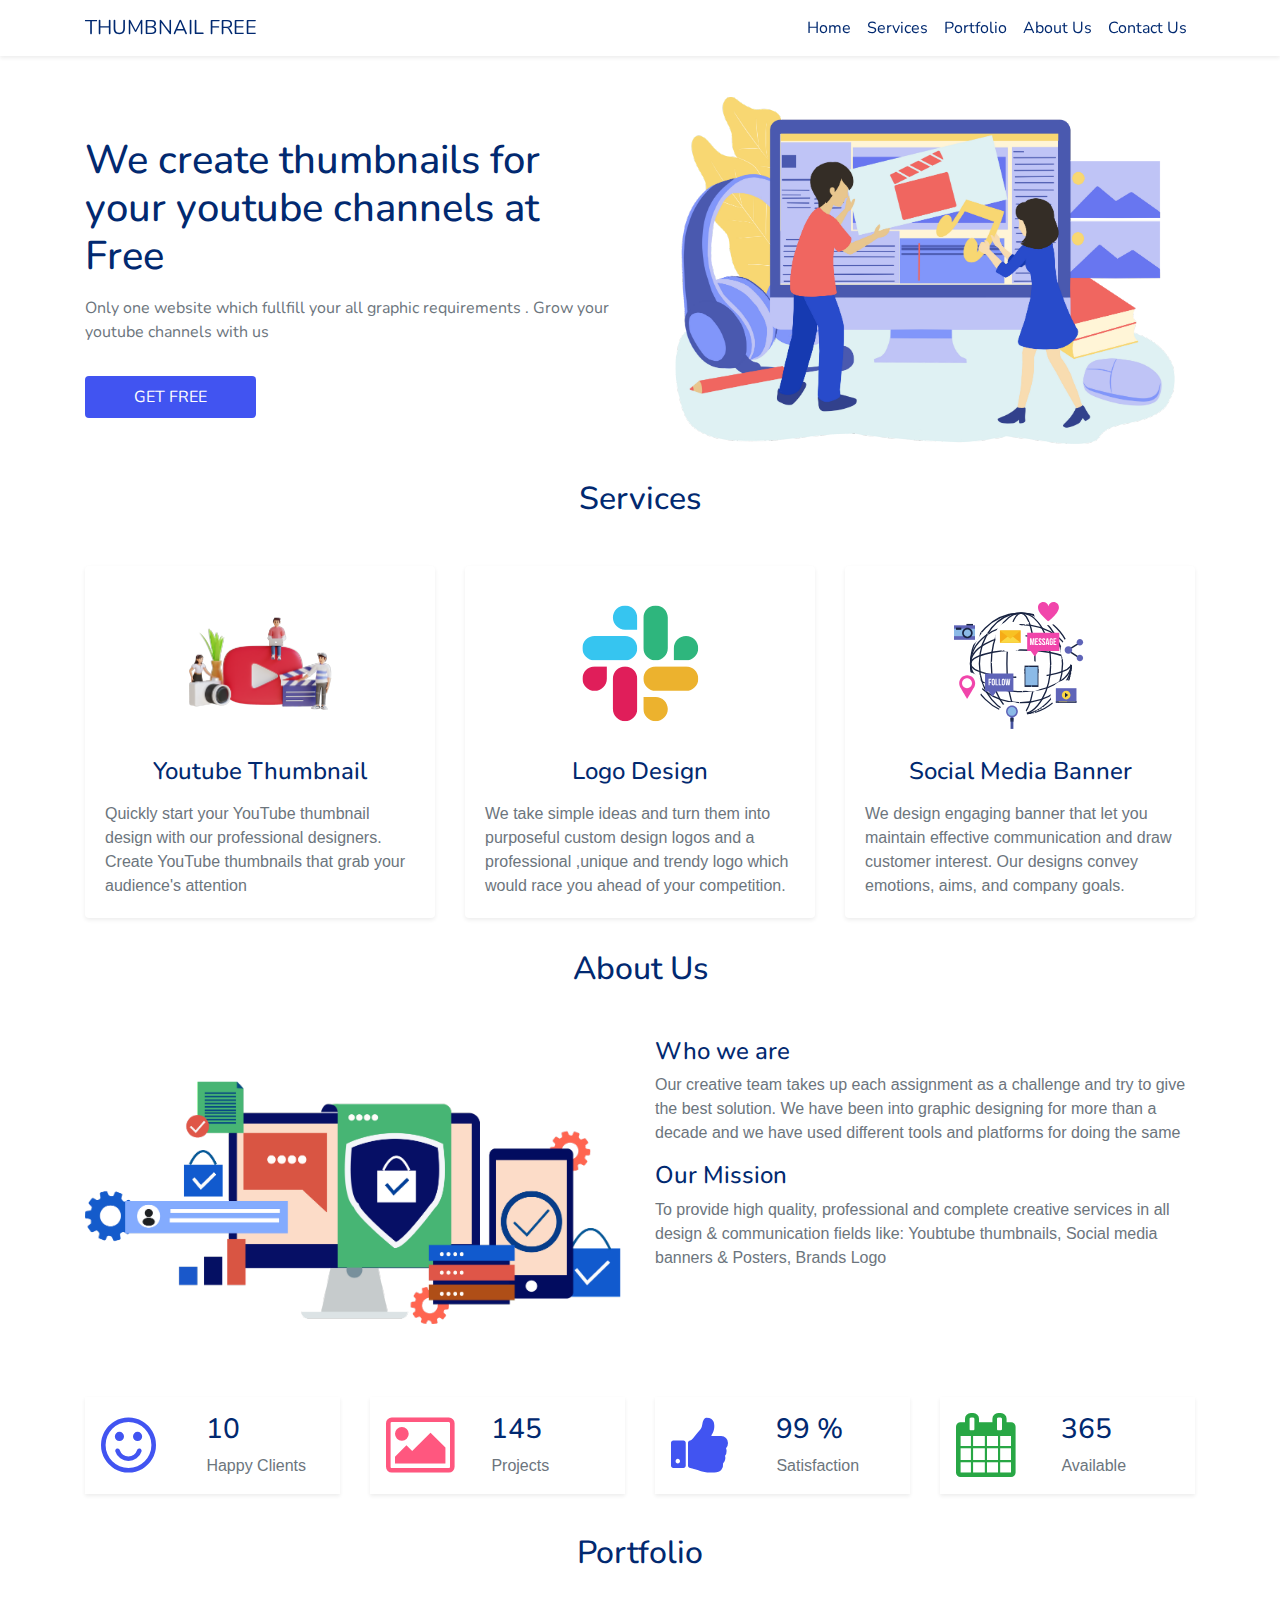
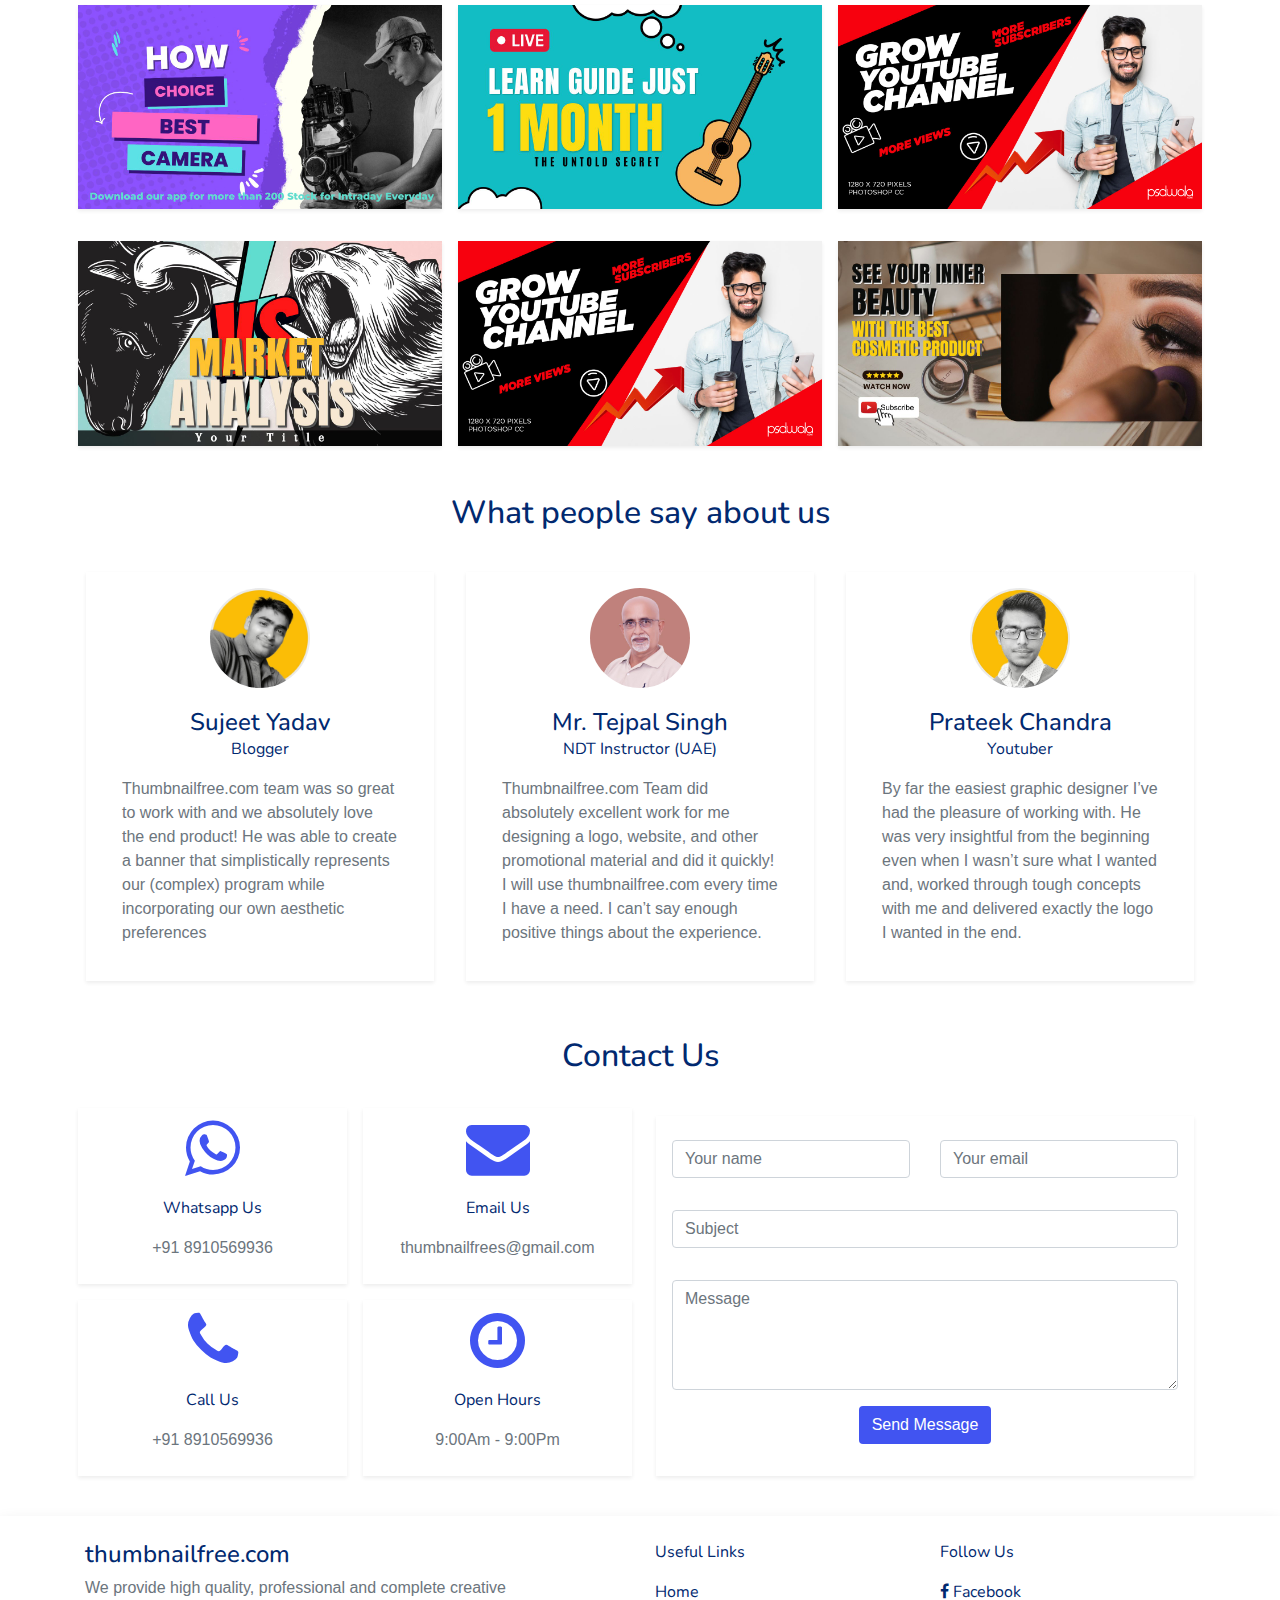
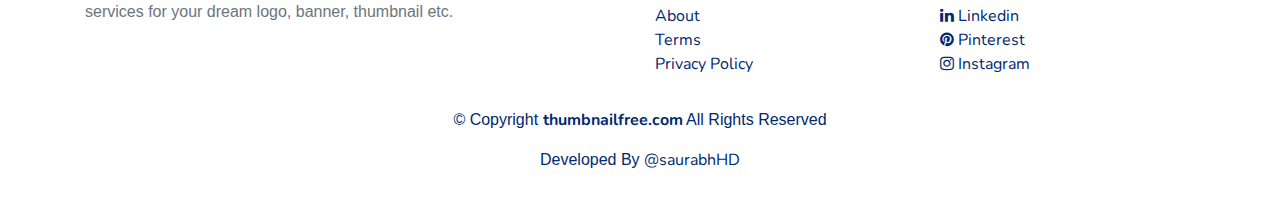
<file: index.html>
<!doctype html>
<html lang="en">
  <head>
    <!-- Google tag (gtag.js) -->
    <script async src="https://www.googletagmanager.com/gtag/js?id=G-2E2RBQM8SN"></script>
    <script>
    window.dataLayer = window.dataLayer || [];
    function gtag(){dataLayer.push(arguments);}
    gtag('js', new Date());

    gtag('config', 'G-2E2RBQM8SN');
    </script>
    <title>
        THUMBNAIL FREE (9999+ free YouTube thumbnail download without youtube thumbnail maker & also copyright free )
    </title>
    <!-- Required meta tags -->
    <meta charset="utf-8">
    <meta name="viewport" content="width=device-width, initial-scale=1, shrink-to-fit=no">
    <link rel="shortcut icon" href="images/icon.png" type="image/x-icon">
    <meta name="theme-color" content="#4154f1">
    <meta name="description" content="1000+ free thumbnail available here for download youtube video thumbnails & other social media thumbnails, logo, and banner art copyright free, Without using YouTube thumbnail maker tools"/>
    <meta name="keywords" content="freethumbnail, thumbnailfree, youtube thumbnail, thumbnail for youtube, copright free thumbnails">
    <meta name="robots" content="index, follow">
    <meta name="google-site-verification" content="QaMJT1qrXYVlj3_yqzOSOTxJv766UOXOvA5pgAOA2mA" />
    <!-- Bootstrap CSS -->
    <link rel="stylesheet" href="https://stackpath.bootstrapcdn.com/bootstrap/4.3.1/css/bootstrap.min.css" integrity="sha384-ggOyR0iXCbMQv3Xipma34MD+dH/1fQ784/j6cY/iJTQUOhcWr7x9JvoRxT2MZw1T" crossorigin="anonymous">

    <!-- Fontawsome CSS -->
    <link rel="stylesheet" href="https://cdnjs.cloudflare.com/ajax/libs/font-awesome/4.7.0/css/font-awesome.css" integrity="sha512-5A8nwdMOWrSz20fDsjczgUidUBR8liPYU+WymTZP1lmY9G6Oc7HlZv156XqnsgNUzTyMefFTcsFH/tnJE/+xBg==" crossorigin="anonymous" referrerpolicy="no-referrer" />

    <!-- Animate css -->
    <link rel="stylesheet" href="https://cdnjs.cloudflare.com/ajax/libs/animate.css/4.1.1/animate.min.css">

    <!-- Google Font -->
    <link rel="preconnect" href="https://fonts.googleapis.com">
    <link rel="preconnect" href="https://fonts.gstatic.com" crossorigin>
    <link href="https://fonts.googleapis.com/css2?family=Nunito:wght@700&display=swap" rel="stylesheet">

    <!-- Custome CSS -->
    <link rel="stylesheet" href="style.css">
    <!-- ms clearty -->
    <script type="text/javascript">
        (function(c,l,a,r,i,t,y){
            c[a]=c[a]||function(){(c[a].q=c[a].q||[]).push(arguments)};
            t=l.createElement(r);t.async=1;t.src="https://www.clarity.ms/tag/"+i;
            y=l.getElementsByTagName(r)[0];y.parentNode.insertBefore(t,y);
        })(window, document, "clarity", "script", "evl7600q65");
    </script>
  </head>
  <body>
    <!-- Live Chat Wedget -->
    <!--Start of Tawk.to Script-->
    <script type="text/javascript">
        var Tawk_API=Tawk_API||{}, Tawk_LoadStart=new Date();
        (function(){
        var s1=document.createElement("script"),s0=document.getElementsByTagName("script")[0];
        s1.async=true;
        s1.src='https://embed.tawk.to/636b4e8bb0d6371309ce1401/1ghdillci';
        s1.charset='UTF-8';
        s1.setAttribute('crossorigin','*');
        s0.parentNode.insertBefore(s1,s0);
        })();
    </script>
    <!--End of Tawk.to Script-->
    <!-- Header   -->
    
    <nav class="navbar navbar-expand-sm navbar-white bg-white shadow-sm mb-3 sticky-top">
        <div class="container">
        <a class="navbar-brand primary-font" href="/">THUMBNAIL FREE</a>
        <button class="navbar-toggler d-lg-none" type="button" data-toggle="collapse" data-target="#collapsibleNavId" aria-controls="collapsibleNavId"
            aria-expanded="false" aria-label="Toggle navigation">
            <span class="navbar-toggler-icon"></span>
        </button>
        <div class="collapse navbar-collapse" id="collapsibleNavId">
            <ul class="navbar-nav ml-auto mt-2 mt-lg-0">
                <li class="nav-item active">
                    <a class="nav-link primary-font" href="#">Home <span class="sr-only">(current)</span></a>
                </li>
                <li class="nav-item">
                    <a class="nav-link primary-font" href="#services">Services</a>
                </li>
                <li class="nav-item">
                    <a class="nav-link primary-font" href="#portfolio">Portfolio</a>
                </li>
                <li class="nav-item">
                    <a class="nav-link primary-font" href="#about-us">About Us</a>
                </li>
                
                <li class="nav-item">
                    <a class="nav-link primary-font" href="#contact-us">Contact Us</a>
                </li>
            </ul>
            
        </div>
    </div>
    </nav>

    <!-- Hero Section -->

    <section name="hero" class="mb-3">
        <div class="container">
            <div class="row">
                <div class="col-md-6 my-3 text-lg-left text-center animate__animated animate__fadeInUp">

                    <h1 class="fs-primary main-color mt-5 mb-3">
                        We create thumbnails for your youtube channels at Free
                    </h1>
                    <p class="fs-primary text-secondary">Only one website which  fullfill your all graphic requirements . Grow your youtube channels with us</p>
                    <a class="btn hero-contact-btn px-5 py-2 mt-3 contact-btn fs-primary type="button" href="https://wa.me/918910569936" target="_blank">GET FREE</a>
                </div>
                <div class="col-md-6 my-3 animate__animated animate__zoomIn" id="services">
                    <img src="images/thumbnailfree-hero-image.svg" alt="hero-image" class="w-100">
                </div>
            </div>
        </div>
    </section>

    <!-- Services Section -->
    <section  class="mb-3">
        <div class="container">
            <h2 class="fs-primary main-color text-center mt-3 mb-5">Services</h2>
            <div class="row">
                <div class="col-md-4 mb-3">
                    <div class="card border-0 shadow-sm service-card animate__animated animate__zoomIn">
                        <div class="card-body">
                            <div class="text-center">
                            <img src="images/youtube-thumb.svg" alt="youtube-thumbnail-design" class="w-50">
                            <h4 class="card-title fs-primary main-color my-3">Youtube Thumbnail</h4>
                            </div>
                            <p class="card-text text-secondary secondary-font">Quickly start your YouTube thumbnail design with our professional designers. Create YouTube thumbnails that grab your audience's attention</p>
                        </div>
                    </div>
                </div>
                <div class="col-md-4 mb-3">
                    <div class="card border-0 shadow-sm service-card animate__animated animate__zoomIn">
                        <div class="card-body">
                            <div class="text-center">
                            <img src="images/logo-service.svg" alt="logo-design" class="w-50">
                            <h4 class="card-title fs-primary main-color my-3">Logo Design</h4>
                            </div>
                            <p class="card-text text-secondary secondary-font">We take simple ideas and turn them into purposeful custom design logos and a professional ,unique and trendy logo which would race you ahead of your competition.</p>
                        </div>
                    </div>
                </div>
                <div class="col-md-4 mb-3">
                    <div class="card border-0 shadow-sm service-card animate__animated animate__zoomIn" >
                        <div class="card-body">
                            <div class="text-center">
                            <img src="images/social-media.svg" alt="social-media-banner-design" class="w-50" id="about-us">
                            <h4 class="card-title fs-primary main-color my-3" >Social Media Banner</h4>
                            </div>
                            <p class="card-text text-secondary secondary-font" >We design engaging banner that let you maintain effective communication and draw customer interest. Our designs convey emotions, aims, and company goals.</p>
                        </div>
                    </div>
                </div>
            </div>
        </div>
    </section>

    <!-- Our Partners -->
    <!-- <section>
        <div class="container">

        </div>
    </section> -->

    <!-- About Us -->

    <section  class="mb-4">
        <div class="container">
            <h2 class="fs-primary main-color text-center mt-3 mb-4">About Us</h2>
            <div class="row">
                <div class="col-md-6">
                    <img src="images/about-sec.svg" alt="about-us" class="w-100">
                </div>
                <div class="col-md-6">
                    <h4 class="fs-primary main-color mt-4">Who we are</h4>
                    <p class="text-secondary">Our creative team takes up each assignment as a challenge and try to give the best solution. We have been into graphic designing for more than a decade and we have used different tools and platforms for doing the same</p>
                    <h4 class="fs-primary main-color">Our Mission</h4>
                    <p class="text-secondary">To provide high quality, professional and complete creative services in all design & communication fields like:
                        Youbtube thumbnails, Social media banners & Posters, Brands Logo </p>
                </div>
            </div>
        </div>
    </section>

    <!-- Stats Section -->
    <section id="stats" class="mb-4">
        <div class="container">
            <div class="row">
                <div class="col-md-3 mb-3">
                    <div class="shadow-sm p-3">
                        <div class="row">
                            <div class="col-5">
                                <i class="fa fa-smile-o fa-4x second-color"></i>
                            </div>
                            <div class="col-7">
                                <h3 class="main-color fs-primary">10</h3>
                                <span class="text-secondary">Happy Clients</span>
                            </div>
                        </div>
                    </div>
                </div>
                <div class="col-md-3 mb-3">
                    <div class="shadow-sm p-3">
                        <div class="row">
                            <div class="col-5">
                                <i class="fa fa-picture-o fa-4x" style="color: #FF577F;"></i>
                            </div>
                            <div class="col-7">
                                <h3 class="main-color fs-primary">145</h3>
                                <span class="text-secondary">Projects</span>
                            </div>
                        </div>
                    </div>
                </div>  
                <div class="col-md-3 mb-3">
                    <div class="shadow-sm p-3">
                        <div class="row">
                            <div class="col-5">
                                <i class="fa fa-thumbs-up fa-4x second-color"></i>
                            </div>
                            <div class="col-7">
                                <h3 class="main-color fs-primary">99 %</h3>
                                <span class="text-secondary">Satisfaction</span>
                            </div>
                        </div>
                    </div>
                </div>
                <div class="col-md-3 mb-3">
                    <div class="shadow-sm p-3">
                        <div class="row">
                            <div class="col-5" id="portfolio">
                                <i class="fa fa-calendar fa-4x text-success"></i>
                            </div>
                            <div class="col-7">
                                <h3 class="main-color fs-primary">365</h3>
                                <span class="text-secondary">Available</span>
                            </div>
                        </div>
                    </div>
                </div>            
            </div>
        </div>
    </section>

    <!-- Portfoli Section -->
    <section  class="mb-4 mt-4">
        <div class="container">
            <h2 class="fs-primary main-color text-center mt-3 mb-4">Portfolio</h2>
            <div class="row">
                <div class="col-md-4 p-2 mb-3">
                    <div class="portfolio-card shadow-sm">
                        <img src="images/thumbnailfree-1.jpg" alt="thumbnailfree" class="w-100">
                    </div>
                </div>
                <div class="col-md-4 p-2 mb-3">
                    <div class="portfolio-card shadow-sm">
                        <img src="images/thumbnailfree-2.jpg" alt="thumbnailfree" class="w-100">
                    </div>
                </div>
                <div class="col-md-4 p-2 mb-3">
                    <div class="portfolio-card shadow-sm">
                        <img src="images/dummy.jpg" alt="thumbnailfree" class="w-100">
                    </div>
                </div>
                <div class="col-md-4 p-2 mb-3">
                    <div class="portfolio-card shadow-sm">
                        <img src="images/thumbnailfree-4.jpg" alt="thumbnailfree" class="w-100">
                    </div>
                </div>
                <div class="col-md-4 p-2 mb-3">
                    <div class="portfolio-card shadow-sm">
                        <img src="images/dummy.jpg" alt="thumbnailfree" class="w-100">
                    </div>
                </div>
                <div class="col-md-4 p-2 mb-3">
                    <div class="portfolio-card shadow-sm">
                        <img src="images/thumbnailfree-3.jpg" alt="thumbnailfree" class="w-100">
                    </div>
                </div>
                
                
            </div>
        </div>
    </section>
    
    <!-- Testimonials -->
    <section class="mb-4">
        <div class="container">
            <h2 class="fs-primary main-color text-center mt-4 mb-4">What people say about us</h2>
            <div class="row">
                <div class="col-md-4 p-3 mb-3">
                    <div class="p-3 shadow-sm">
                        <center><img class="card-img-top" src="images/sujeet-yadav.jpg" alt="" style="border-radius: 50%;height: 100px;width: 100px;"></center>
                        <div class="card-body">
                            <h4 class="card-title text-center fs-primary main-color mb-0">Sujeet Yadav</h4>
                            <center><span class="fs-primary main-color">Blogger</span></center>
                            <p class="card-text text-secondary secondary-font mt-3">Thumbnailfree.com team was so great to work with and we absolutely love the end product! He was able to create a banner that simplistically represents our (complex) program while incorporating our own aesthetic preferences</p>
                        </div>
                    </div>
                </div>
                <div class="col-md-4 p-3 mb-3">
                    <div class="p-3 shadow-sm">
                        <center><img class="card-img-top" src="images/tejpal-singh.jpg" alt="" style="border-radius: 50%;height: 100px;width: 100px;"></center>
                        <div class="card-body">
                            <h4 class="card-title text-center fs-primary main-color mb-0">Mr. Tejpal Singh</h4>
                            <center><span class="fs-primary main-color">NDT Instructor (UAE)</span></center>
                            <p class="card-text text-secondary secondary-font mt-3">Thumbnailfree.com Team did absolutely excellent work for me designing a logo, website, and other promotional material and did it quickly! I will use thumbnailfree.com every time I have a need. I can’t say enough positive things about the experience.</p>
                        </div>
                    </div>
                </div>
                <div class="col-md-4 p-3 mb-3">
                    <div class="p-3 shadow-sm">
                        <center><img class="card-img-top" src="images/prateek.jpg" alt="" style="border-radius: 50%;height: 100px;width: 100px;"></center>
                        <div class="card-body" >
                            <h4 class="card-title text-center fs-primary main-color mb-0">Prateek Chandra</h4>
                            <center><span class="fs-primary main-color" >Youtuber</span></center>
                            <p class="card-text text-secondary secondary-font mt-3" id="contact-us">By far the easiest graphic designer I’ve had the pleasure of working with. He was very insightful from the beginning even when I wasn’t sure what I wanted and, worked through tough concepts with me and delivered exactly the logo I wanted in the end.</p>
                        </div>
                    </div>
                </div>
            </div>
        </div>
    </section>

    <!-- Contact Us -->
    <section  class="mb-4">
        <div class="container">
            <h2 class="fs-primary main-color text-center mt-4 mb-4">Contact Us</h2>
            <div class="row">
                <div class="col-md-6">
                    <div class="row">
                        <div class="col-md-6 p-2">
                            <div class="text-center shadow-sm p-2">
                            <i class="fa fa-whatsapp fa-4x second-color"></i>
                            <p class="fs-primary main-color mt-3">Whatsapp Us</p>
                            <p class="secondary-font text-secondary">+91 8910569936</p>
                            </div>
                        </div>
                        <div class="col-md-6 p-2">
                            <div class="text-center shadow-sm p-2">
                            <i class="fa fa-envelope fa-4x second-color"></i>
                            <p class="fs-primary main-color mt-3">Email Us</p>
                            <p class="secondary-font text-secondary">thumbnailfrees@gmail.com</p>
                            </div>
                        </div>
                        <div class="col-md-6 p-2">
                            <div class="text-center shadow-sm p-2">
                            <i class="fa fa-phone fa-4x second-color"></i>
                            <p class="fs-primary main-color mt-3">Call Us</p>
                            <p class="secondary-font text-secondary">+91 8910569936</p>
                            </div>
                        </div>
                        <div class="col-md-6 p-2">
                            <div class="text-center shadow-sm p-2">
                            <i class="fa fa-clock-o fa-4x second-color"></i>
                            <p class="fs-primary main-color mt-3">Open Hours</p>
                            <p class="secondary-font text-secondary">9:00Am - 9:00Pm</p>
                            </div>
                        </div>
                    </div>
                </div>
                <div class="col-md-6 p-3">
                    <form action="" class="shadow-sm p-3 contact-form">
                        <div class="row">
                            <div class="col-md-6">
                                <div class="form-group mt-2">
                                  <input type="text"
                                    class="form-control" name="name" required id="" aria-describedby="helpId" placeholder="Your name">
                                </div>
                            </div>
                            <div class="col-md-6">
                                <div class="form-group mt-2">
                                    <input type="email"
                                      class="form-control" name="email" required id="" aria-describedby="helpId" placeholder="Your email">
                                  </div>
                            </div>
                            <div class="col-12">
                                <div class="form-group mt-3">
                                    <input type="text"
                                      class="form-control" name="subject" required id="" aria-describedby="helpId" placeholder="Subject">
                                  </div>
                            </div>
                            <div class="col-12">
                                <div class="form-group mt-3">
                                  <textarea class="form-control" required name="message" id="" rows="4" placeholder="Message"></textarea>
                                </div>
                            </div>
                            <div class="col-12 text-center mb-3">
                                <button class="btn hero-contact-btn send-message-btn" type="submit">Send Message</button>
                            </div>
                        </div>
                    </form>
                </div>
            </div>
        </div>
    </section>

    <!-- Footer -->
    <footer>
        <div class="container-fluid shadow p-4">
            <div class="container">
                <div class="row">
                    <div class="col-md-5 mb-3">
                        <h4 class="main-color fs-primary">thumbnailfree.com</h4>
                        <p class="text-secondary">
                            We provide high quality, professional and complete creative services for your dream logo, banner, thumbnail etc.
                    </div>
                    <div class="col-md-1"></div>
                    <div class="col-md-3 mb-3">
                        <p class="main-color fs-primary">Useful Links</p>
                        <a href="#" class="primary-font text-decoration-none">Home</a><br>
                        <a href="#about-us" class="primary-font text-decoration-none">About</a><br>
                        <a href="terms.html" class="primary-font text-decoration-none">Terms</a><br>
                        <a href="privacy-policy.html" class="primary-font text-decoration-none">Privacy Policy</a>
                    </div>
                    <div class="col-md-3 mb-3">
                        <p class="main-color fs-primary">Follow Us</p>
                        <a href="#" class="primary-font text-decoration-none"><i class="fa fa-facebook"></i>  Facebook</a><br>
                        <a href="#" class="primary-font text-decoration-none"><i class="fa fa-linkedin"></i>  Linkedin</a><br>
                        <a href="#" class="primary-font text-decoration-none"><i class="fa fa-pinterest"></i>  Pinterest</a><br>
                        <a href="#" class="primary-font text-decoration-none"><i class="fa fa-instagram"></i>  Instagram</a>
                    </div>
                </div>
            </div>
            <div class="container mt-3">
                <p class="text-center main-color text-center text-secondary">© Copyright <b class="fs-primary main-color">thumbnailfree.com</b> All Rights Reserved</p>
                <p class="text-center main-color text-center text-secondary">Developed By <a class="fs-primary main-color" href="https://www.linkedin.com/in/saurabhhd/?originalSubdomain=in">@saurabhHD</a></p>
            </div>
        </div>
        
    </footer>
    
    <!-- jQuery first, then Popper.js, then Bootstrap JS -->
    <script src="https://code.jquery.com/jquery-3.3.1.slim.min.js" integrity="sha384-q8i/X+965DzO0rT7abK41JStQIAqVgRVzpbzo5smXKp4YfRvH+8abtTE1Pi6jizo" crossorigin="anonymous"></script>
    <script src="https://cdnjs.cloudflare.com/ajax/libs/popper.js/1.14.7/umd/popper.min.js" integrity="sha384-UO2eT0CpHqdSJQ6hJty5KVphtPhzWj9WO1clHTMGa3JDZwrnQq4sF86dIHNDz0W1" crossorigin="anonymous"></script>
    <script src="https://stackpath.bootstrapcdn.com/bootstrap/4.3.1/js/bootstrap.min.js" integrity="sha384-JjSmVgyd0p3pXB1rRibZUAYoIIy6OrQ6VrjIEaFf/nJGzIxFDsf4x0xIM+B07jRM" crossorigin="anonymous"></script>
    <!-- Optional JavaScript -->
    <script src="main.js"></script>
  </body>
</html>
</file>
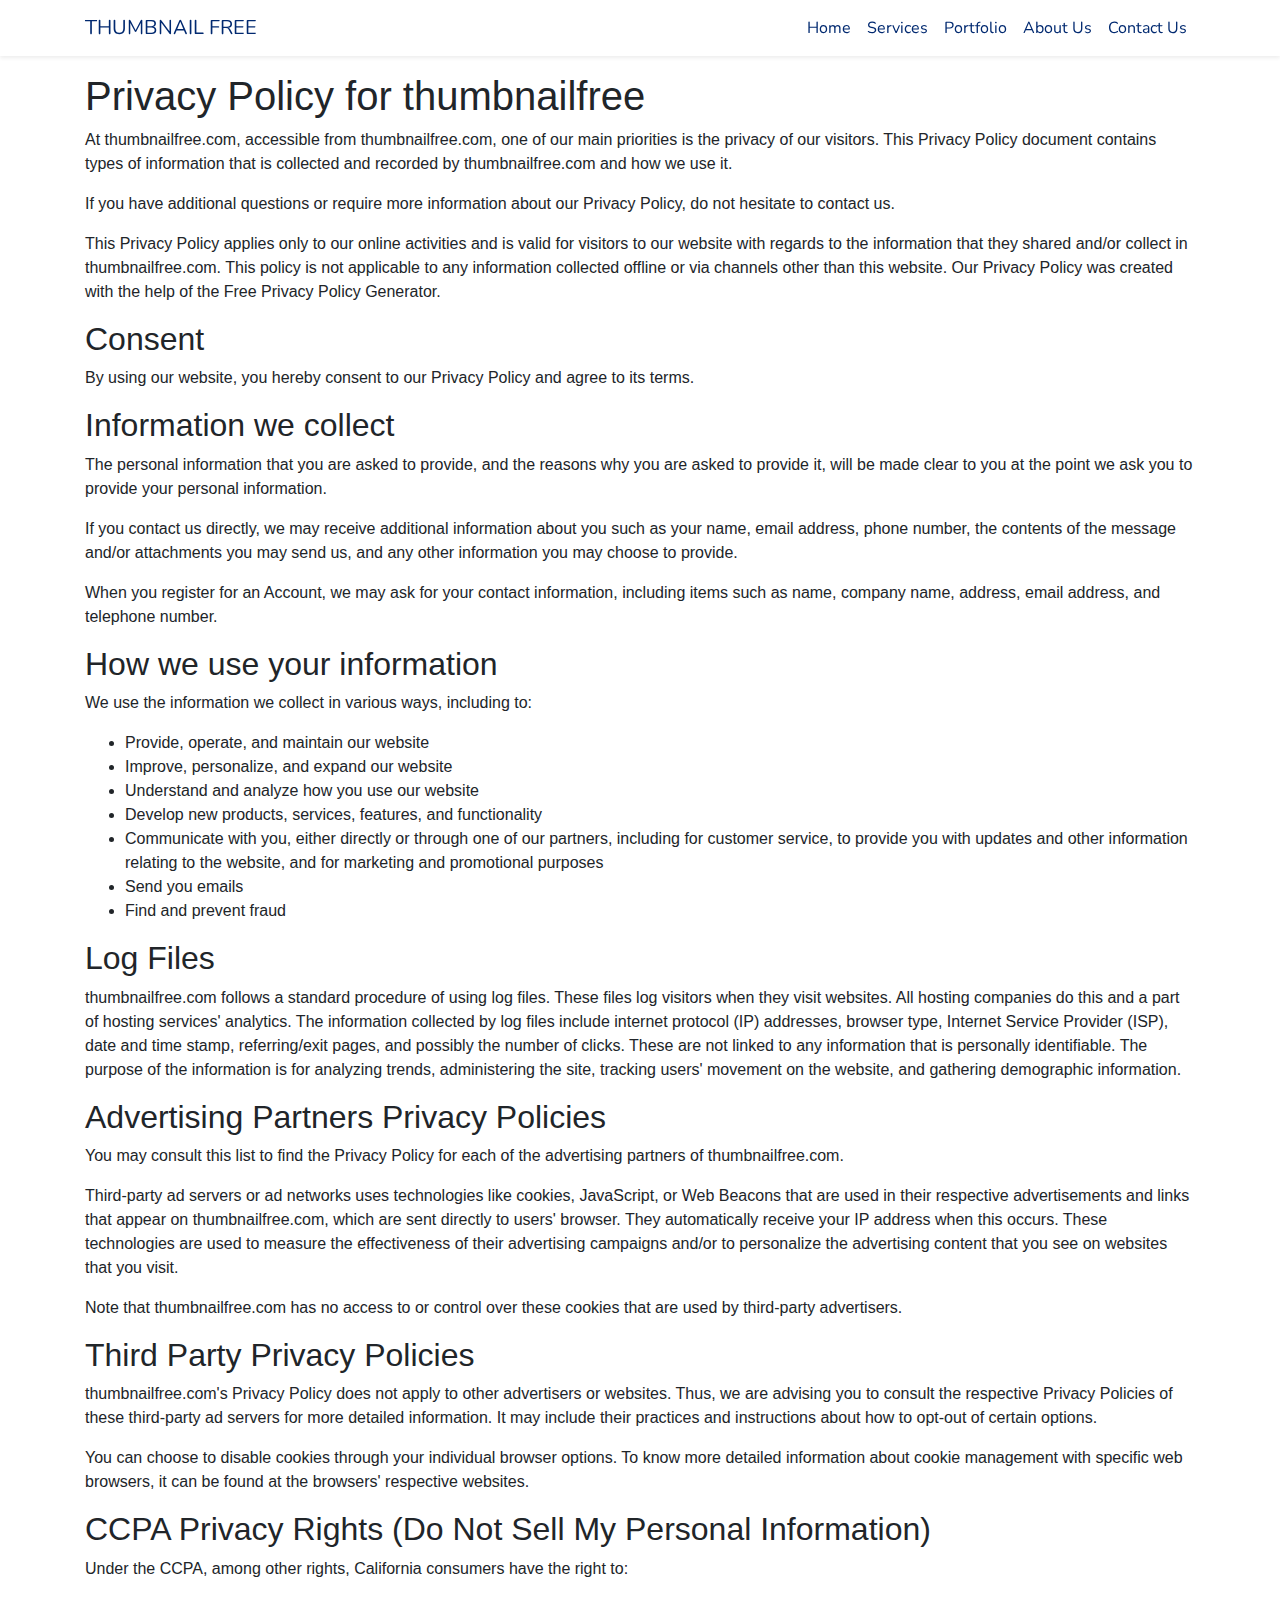
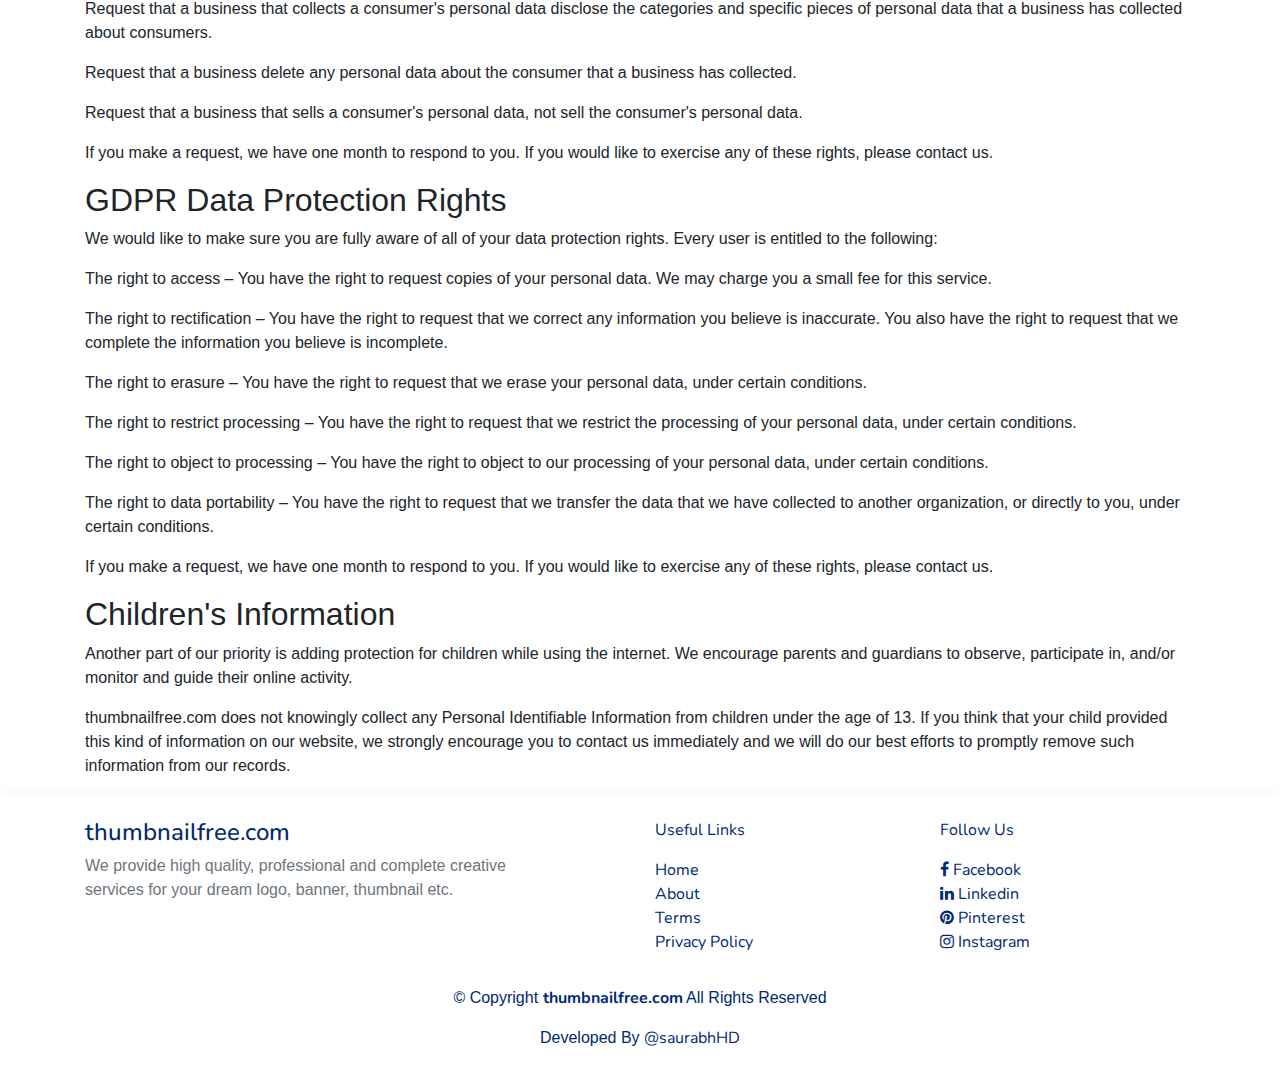
<file: privacy-policy.html>
<!doctype html>
<html lang="en">
  <head>
    <title>
        THUMBNAIL FREE Priacy Policy
    </title>
    <!-- Required meta tags -->
    <meta charset="utf-8">
    <meta name="viewport" content="width=device-width, initial-scale=1, shrink-to-fit=no">
    <link rel="shortcut icon" href="images/icon.png" type="image/x-icon">
    <meta name="theme-color" content="#4154f1">
    <meta name="description" content="privacy policy of thumbnailfree.com"/>
    <meta name="robots" content="index, follow">

    <!-- Bootstrap CSS -->
    <link rel="stylesheet" href="https://stackpath.bootstrapcdn.com/bootstrap/4.3.1/css/bootstrap.min.css" integrity="sha384-ggOyR0iXCbMQv3Xipma34MD+dH/1fQ784/j6cY/iJTQUOhcWr7x9JvoRxT2MZw1T" crossorigin="anonymous">

    <!-- Fontawsome CSS -->
    <link rel="stylesheet" href="https://cdnjs.cloudflare.com/ajax/libs/font-awesome/4.7.0/css/font-awesome.css" integrity="sha512-5A8nwdMOWrSz20fDsjczgUidUBR8liPYU+WymTZP1lmY9G6Oc7HlZv156XqnsgNUzTyMefFTcsFH/tnJE/+xBg==" crossorigin="anonymous" referrerpolicy="no-referrer" />

    <!-- Animate css -->
    <link rel="stylesheet" href="https://cdnjs.cloudflare.com/ajax/libs/animate.css/4.1.1/animate.min.css">

    <!-- Google Font -->
    <link rel="preconnect" href="https://fonts.googleapis.com">
    <link rel="preconnect" href="https://fonts.gstatic.com" crossorigin>
    <link href="https://fonts.googleapis.com/css2?family=Nunito:wght@700&display=swap" rel="stylesheet">

    <!-- Custome CSS -->
    <link rel="stylesheet" href="style.css">
  </head>
  <body>
    <!-- Live Chat Wedget -->
    <!--Start of Tawk.to Script-->
        <!-- <script type="text/javascript">
        var Tawk_API=Tawk_API||{}, Tawk_LoadStart=new Date();
        (function(){
        var s1=document.createElement("script"),s0=document.getElementsByTagName("script")[0];
        s1.async=true;
        s1.src='https://embed.tawk.to/634deb8ddaff0e1306d28299/1gfk608u3';
        s1.charset='UTF-8';
        s1.setAttribute('crossorigin','*');
        s0.parentNode.insertBefore(s1,s0);
        })();
        </script> -->
    <!--End of Tawk.to Script-->
    <!-- Header   -->
    
    <nav class="navbar navbar-expand-sm navbar-white bg-white shadow-sm mb-3 sticky-top">
        <div class="container">
        <a class="navbar-brand primary-font" href="/">THUMBNAIL FREE</a>
        <button class="navbar-toggler d-lg-none" type="button" data-toggle="collapse" data-target="#collapsibleNavId" aria-controls="collapsibleNavId"
            aria-expanded="false" aria-label="Toggle navigation">
            <span class="navbar-toggler-icon"></span>
        </button>
        <div class="collapse navbar-collapse" id="collapsibleNavId">
            <ul class="navbar-nav ml-auto mt-2 mt-lg-0">
                <li class="nav-item active">
                    <a class="nav-link primary-font" href="index.html">Home <span class="sr-only">(current)</span></a>
                </li>
                <li class="nav-item">
                    <a class="nav-link primary-font" href="index.html#services">Services</a>
                </li>
                <li class="nav-item">
                    <a class="nav-link primary-font" href="index.html#portfolio">Portfolio</a>
                </li>
                <li class="nav-item">
                    <a class="nav-link primary-font" href="index.html#about-us">About Us</a>
                </li>
                
                <li class="nav-item">
                    <a class="nav-link primary-font" href="index.html#contact-us">Contact Us</a>
                </li>
            </ul>
            
        </div>
    </div>
    </nav>
    <!-- Privacy Policy -->
    <div class="container">
        <h1>Privacy Policy for thumbnailfree</h1>

        <p>At thumbnailfree.com, accessible from thumbnailfree.com, one of our main priorities is the privacy of our visitors. This Privacy Policy document contains types of information that is collected and recorded by thumbnailfree.com and how we use it.</p>

        <p>If you have additional questions or require more information about our Privacy Policy, do not hesitate to contact us.</p>

        <p>This Privacy Policy applies only to our online activities and is valid for visitors to our website with regards to the information that they shared and/or collect in thumbnailfree.com. This policy is not applicable to any information collected offline or via channels other than this website. Our Privacy Policy was created with the help of the Free Privacy Policy Generator</a>.</p>

        <h2>Consent</h2>

        <p>By using our website, you hereby consent to our Privacy Policy and agree to its terms.</p>

        <h2>Information we collect</h2>

        <p>The personal information that you are asked to provide, and the reasons why you are asked to provide it, will be made clear to you at the point we ask you to provide your personal information.</p>
        <p>If you contact us directly, we may receive additional information about you such as your name, email address, phone number, the contents of the message and/or attachments you may send us, and any other information you may choose to provide.</p>
        <p>When you register for an Account, we may ask for your contact information, including items such as name, company name, address, email address, and telephone number.</p>

        <h2>How we use your information</h2>

        <p>We use the information we collect in various ways, including to:</p>

        <ul>
        <li>Provide, operate, and maintain our website</li>
        <li>Improve, personalize, and expand our website</li>
        <li>Understand and analyze how you use our website</li>
        <li>Develop new products, services, features, and functionality</li>
        <li>Communicate with you, either directly or through one of our partners, including for customer service, to provide you with updates and other information relating to the website, and for marketing and promotional purposes</li>
        <li>Send you emails</li>
        <li>Find and prevent fraud</li>
        </ul>

        <h2>Log Files</h2>

        <p>thumbnailfree.com follows a standard procedure of using log files. These files log visitors when they visit websites. All hosting companies do this and a part of hosting services' analytics. The information collected by log files include internet protocol (IP) addresses, browser type, Internet Service Provider (ISP), date and time stamp, referring/exit pages, and possibly the number of clicks. These are not linked to any information that is personally identifiable. The purpose of the information is for analyzing trends, administering the site, tracking users' movement on the website, and gathering demographic information.</p>




        <h2>Advertising Partners Privacy Policies</h2>

        <P>You may consult this list to find the Privacy Policy for each of the advertising partners of thumbnailfree.com.</p>

        <p>Third-party ad servers or ad networks uses technologies like cookies, JavaScript, or Web Beacons that are used in their respective advertisements and links that appear on thumbnailfree.com, which are sent directly to users' browser. They automatically receive your IP address when this occurs. These technologies are used to measure the effectiveness of their advertising campaigns and/or to personalize the advertising content that you see on websites that you visit.</p>

        <p>Note that thumbnailfree.com has no access to or control over these cookies that are used by third-party advertisers.</p>

        <h2>Third Party Privacy Policies</h2>

        <p>thumbnailfree.com's Privacy Policy does not apply to other advertisers or websites. Thus, we are advising you to consult the respective Privacy Policies of these third-party ad servers for more detailed information. It may include their practices and instructions about how to opt-out of certain options. </p>

        <p>You can choose to disable cookies through your individual browser options. To know more detailed information about cookie management with specific web browsers, it can be found at the browsers' respective websites.</p>

        <h2>CCPA Privacy Rights (Do Not Sell My Personal Information)</h2>

        <p>Under the CCPA, among other rights, California consumers have the right to:</p>
        <p>Request that a business that collects a consumer's personal data disclose the categories and specific pieces of personal data that a business has collected about consumers.</p>
        <p>Request that a business delete any personal data about the consumer that a business has collected.</p>
        <p>Request that a business that sells a consumer's personal data, not sell the consumer's personal data.</p>
        <p>If you make a request, we have one month to respond to you. If you would like to exercise any of these rights, please contact us.</p>

        <h2>GDPR Data Protection Rights</h2>

        <p>We would like to make sure you are fully aware of all of your data protection rights. Every user is entitled to the following:</p>
        <p>The right to access – You have the right to request copies of your personal data. We may charge you a small fee for this service.</p>
        <p>The right to rectification – You have the right to request that we correct any information you believe is inaccurate. You also have the right to request that we complete the information you believe is incomplete.</p>
        <p>The right to erasure – You have the right to request that we erase your personal data, under certain conditions.</p>
        <p>The right to restrict processing – You have the right to request that we restrict the processing of your personal data, under certain conditions.</p>
        <p>The right to object to processing – You have the right to object to our processing of your personal data, under certain conditions.</p>
        <p>The right to data portability – You have the right to request that we transfer the data that we have collected to another organization, or directly to you, under certain conditions.</p>
        <p>If you make a request, we have one month to respond to you. If you would like to exercise any of these rights, please contact us.</p>

        <h2>Children's Information</h2>

        <p>Another part of our priority is adding protection for children while using the internet. We encourage parents and guardians to observe, participate in, and/or monitor and guide their online activity.</p>

        <p>thumbnailfree.com does not knowingly collect any Personal Identifiable Information from children under the age of 13. If you think that your child provided this kind of information on our website, we strongly encourage you to contact us immediately and we will do our best efforts to promptly remove such information from our records.</p>
    </div>
    <!-- Footer -->
    <footer>
        <div class="container-fluid shadow p-4">
            <div class="container">
                <div class="row">
                    <div class="col-md-5 mb-3">
                        <h4 class="main-color fs-primary">thumbnailfree.com</h4>
                        <p class="text-secondary">
                            We provide high quality, professional and complete creative services for your dream logo, banner, thumbnail etc.
                    </div>
                    <div class="col-md-1"></div>
                    <div class="col-md-3 mb-3">
                        <p class="main-color fs-primary">Useful Links</p>
                        <a href="/" class="primary-font text-decoration-none">Home</a><br>
                        <a href="index.html#about-us" class="primary-font text-decoration-none">About</a><br>
                        <a href="terms.html" class="primary-font text-decoration-none">Terms</a><br>
                        <a href="privacy-policy.html" class="primary-font text-decoration-none">Privacy Policy</a>
                    </div>
                    <div class="col-md-3 mb-3">
                        <p class="main-color fs-primary">Follow Us</p>
                        <a href="#" class="primary-font text-decoration-none"><i class="fa fa-facebook"></i>  Facebook</a><br>
                        <a href="#" class="primary-font text-decoration-none"><i class="fa fa-linkedin"></i>  Linkedin</a><br>
                        <a href="#" class="primary-font text-decoration-none"><i class="fa fa-pinterest"></i>  Pinterest</a><br>
                        <a href="#" class="primary-font text-decoration-none"><i class="fa fa-instagram"></i>  Instagram</a>
                    </div>
                </div>
            </div>
            <div class="container mt-3">
                <p class="text-center main-color text-center text-secondary">© Copyright <b class="fs-primary main-color">thumbnailfree.com</b> All Rights Reserved</p>
                <p class="text-center main-color text-center text-secondary">Developed By <a class="fs-primary main-color" href="https://www.linkedin.com/in/saurabhhd/?originalSubdomain=in">@saurabhHD</a></p>
            </div>
        </div>
        
    </footer>
    
    <!-- jQuery first, then Popper.js, then Bootstrap JS -->
    <script src="https://code.jquery.com/jquery-3.3.1.slim.min.js" integrity="sha384-q8i/X+965DzO0rT7abK41JStQIAqVgRVzpbzo5smXKp4YfRvH+8abtTE1Pi6jizo" crossorigin="anonymous"></script>
    <script src="https://cdnjs.cloudflare.com/ajax/libs/popper.js/1.14.7/umd/popper.min.js" integrity="sha384-UO2eT0CpHqdSJQ6hJty5KVphtPhzWj9WO1clHTMGa3JDZwrnQq4sF86dIHNDz0W1" crossorigin="anonymous"></script>
    <script src="https://stackpath.bootstrapcdn.com/bootstrap/4.3.1/js/bootstrap.min.js" integrity="sha384-JjSmVgyd0p3pXB1rRibZUAYoIIy6OrQ6VrjIEaFf/nJGzIxFDsf4x0xIM+B07jRM" crossorigin="anonymous"></script>
    <!-- Optional JavaScript -->
    <script src="main.js"></script>
  </body>
</html>
</file>
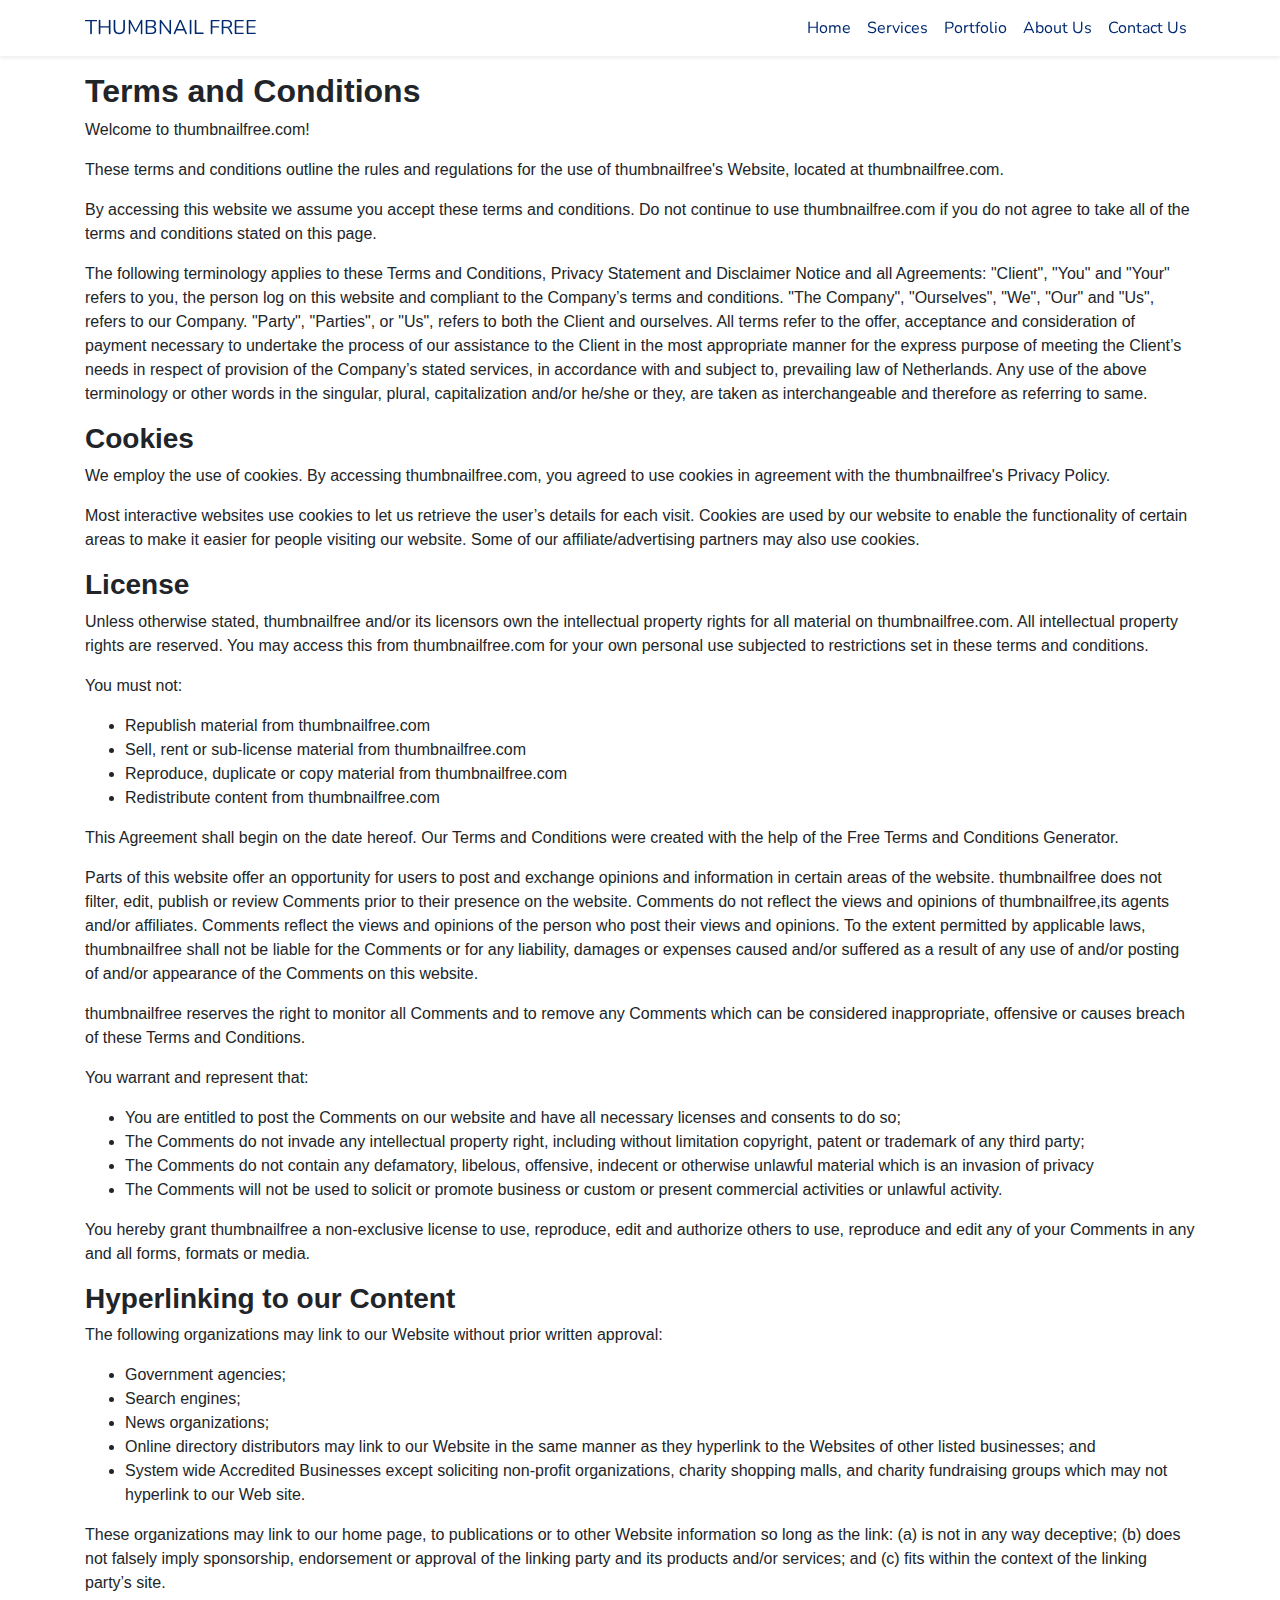
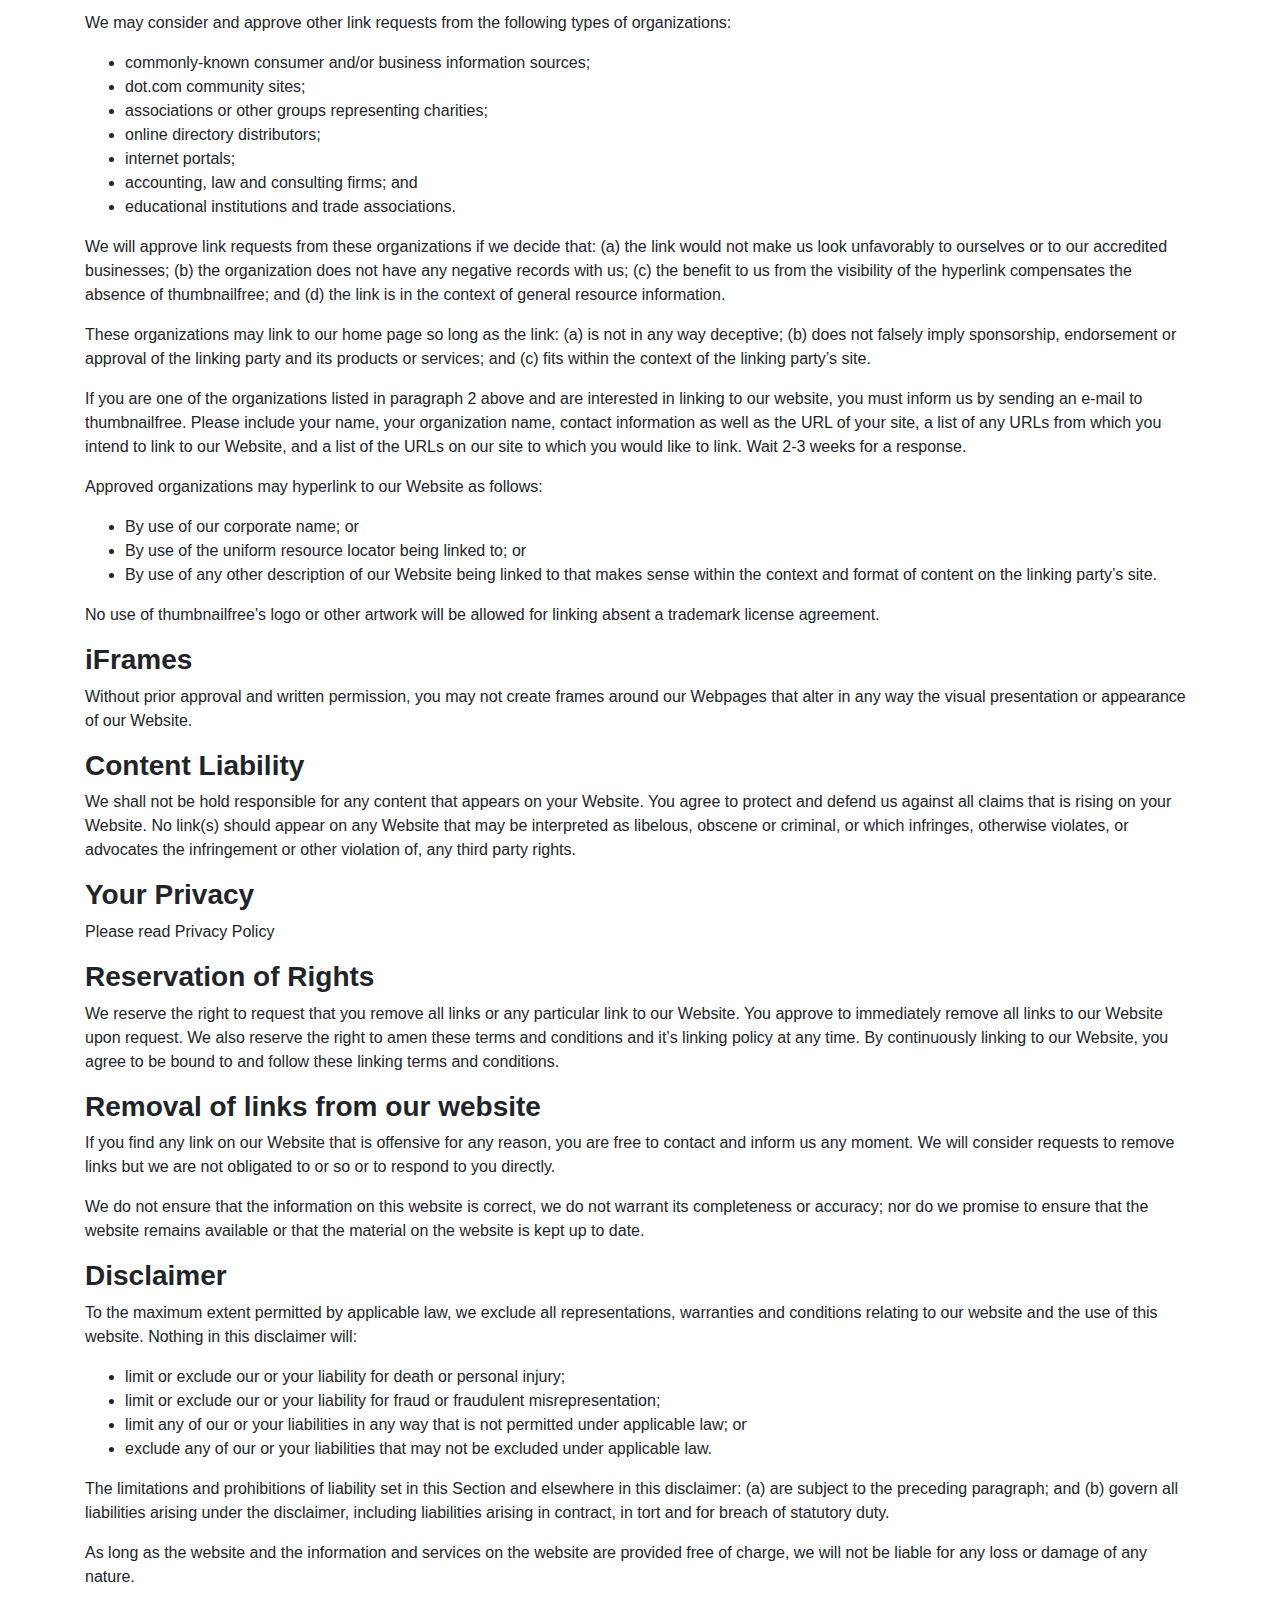
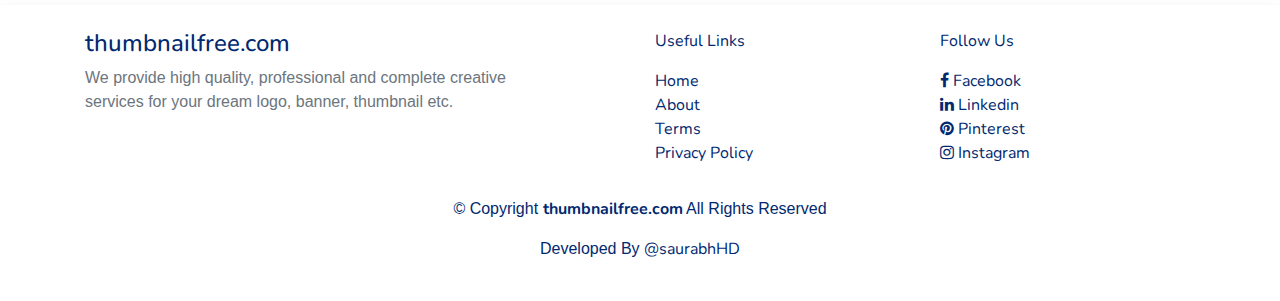
<file: terms.html>
<!doctype html>
<html lang="en">
  <head>
    <title>
        THUMBNAIL FREE Terms and conditions
    </title>
    <!-- Required meta tags -->
    <meta charset="utf-8">
    <meta name="viewport" content="width=device-width, initial-scale=1, shrink-to-fit=no">
    <link rel="shortcut icon" href="images/icon.png" type="image/x-icon">
    <meta name="theme-color" content="#4154f1">
    <meta name="description" content="terms and conditions of thumbnailfree.com"/>
    <meta name="robots" content="index, follow">

    <!-- Bootstrap CSS -->
    <link rel="stylesheet" href="https://stackpath.bootstrapcdn.com/bootstrap/4.3.1/css/bootstrap.min.css" integrity="sha384-ggOyR0iXCbMQv3Xipma34MD+dH/1fQ784/j6cY/iJTQUOhcWr7x9JvoRxT2MZw1T" crossorigin="anonymous">

    <!-- Fontawsome CSS -->
    <link rel="stylesheet" href="https://cdnjs.cloudflare.com/ajax/libs/font-awesome/4.7.0/css/font-awesome.css" integrity="sha512-5A8nwdMOWrSz20fDsjczgUidUBR8liPYU+WymTZP1lmY9G6Oc7HlZv156XqnsgNUzTyMefFTcsFH/tnJE/+xBg==" crossorigin="anonymous" referrerpolicy="no-referrer" />

    <!-- Animate css -->
    <link rel="stylesheet" href="https://cdnjs.cloudflare.com/ajax/libs/animate.css/4.1.1/animate.min.css">

    <!-- Google Font -->
    <link rel="preconnect" href="https://fonts.googleapis.com">
    <link rel="preconnect" href="https://fonts.gstatic.com" crossorigin>
    <link href="https://fonts.googleapis.com/css2?family=Nunito:wght@700&display=swap" rel="stylesheet">

    <!-- Custome CSS -->
    <link rel="stylesheet" href="style.css">
  </head>
  <body>
    <!-- Live Chat Wedget -->
    <!--Start of Tawk.to Script-->
        <!-- <script type="text/javascript">
        var Tawk_API=Tawk_API||{}, Tawk_LoadStart=new Date();
        (function(){
        var s1=document.createElement("script"),s0=document.getElementsByTagName("script")[0];
        s1.async=true;
        s1.src='https://embed.tawk.to/634deb8ddaff0e1306d28299/1gfk608u3';
        s1.charset='UTF-8';
        s1.setAttribute('crossorigin','*');
        s0.parentNode.insertBefore(s1,s0);
        })();
        </script> -->
    <!--End of Tawk.to Script-->
    <!-- Header   -->
    
    <nav class="navbar navbar-expand-sm navbar-white bg-white shadow-sm mb-3 sticky-top">
        <div class="container">
        <a class="navbar-brand primary-font" href="/">THUMBNAIL FREE</a>
        <button class="navbar-toggler d-lg-none" type="button" data-toggle="collapse" data-target="#collapsibleNavId" aria-controls="collapsibleNavId"
            aria-expanded="false" aria-label="Toggle navigation">
            <span class="navbar-toggler-icon"></span>
        </button>
        <div class="collapse navbar-collapse" id="collapsibleNavId">
            <ul class="navbar-nav ml-auto mt-2 mt-lg-0">
                <li class="nav-item active">
                    <a class="nav-link primary-font" href="index.html">Home <span class="sr-only">(current)</span></a>
                </li>
                <li class="nav-item">
                    <a class="nav-link primary-font" href="index.html#services">Services</a>
                </li>
                <li class="nav-item">
                    <a class="nav-link primary-font" href="index.html#portfolio">Portfolio</a>
                </li>
                <li class="nav-item">
                    <a class="nav-link primary-font" href="index.html#about-us">About Us</a>
                </li>
                
                <li class="nav-item">
                    <a class="nav-link primary-font" href="index.html#contact-us">Contact Us</a>
                </li>
            </ul>
            
        </div>
    </div>
    </nav>
    <!-- Terms & Conditions -->
    <div class="container">
        <h2><strong>Terms and Conditions</strong></h2>

        <p>Welcome to thumbnailfree.com!</p>
        
        <p>These terms and conditions outline the rules and regulations for the use of thumbnailfree's Website, located at thumbnailfree.com.</p>
        
        <p>By accessing this website we assume you accept these terms and conditions. Do not continue to use thumbnailfree.com if you do not agree to take all of the terms and conditions stated on this page.</p>
        
        <p>The following terminology applies to these Terms and Conditions, Privacy Statement and Disclaimer Notice and all Agreements: "Client", "You" and "Your" refers to you, the person log on this website and compliant to the Company’s terms and conditions. "The Company", "Ourselves", "We", "Our" and "Us", refers to our Company. "Party", "Parties", or "Us", refers to both the Client and ourselves. All terms refer to the offer, acceptance and consideration of payment necessary to undertake the process of our assistance to the Client in the most appropriate manner for the express purpose of meeting the Client’s needs in respect of provision of the Company’s stated services, in accordance with and subject to, prevailing law of Netherlands. Any use of the above terminology or other words in the singular, plural, capitalization and/or he/she or they, are taken as interchangeable and therefore as referring to same.</p>
        
        <h3><strong>Cookies</strong></h3>
        
        <p>We employ the use of cookies. By accessing thumbnailfree.com, you agreed to use cookies in agreement with the thumbnailfree's Privacy Policy. </p>
        
        <p>Most interactive websites use cookies to let us retrieve the user’s details for each visit. Cookies are used by our website to enable the functionality of certain areas to make it easier for people visiting our website. Some of our affiliate/advertising partners may also use cookies.</p>
        
        <h3><strong>License</strong></h3>
        
        <p>Unless otherwise stated, thumbnailfree and/or its licensors own the intellectual property rights for all material on thumbnailfree.com. All intellectual property rights are reserved. You may access this from thumbnailfree.com for your own personal use subjected to restrictions set in these terms and conditions.</p>
        
        <p>You must not:</p>
        <ul>
            <li>Republish material from thumbnailfree.com</li>
            <li>Sell, rent or sub-license material from thumbnailfree.com</li>
            <li>Reproduce, duplicate or copy material from thumbnailfree.com</li>
            <li>Redistribute content from thumbnailfree.com</li>
        </ul>
        
        <p>This Agreement shall begin on the date hereof. Our Terms and Conditions were created with the help of the Free Terms and Conditions Generator</a>.</p>
        
        <p>Parts of this website offer an opportunity for users to post and exchange opinions and information in certain areas of the website. thumbnailfree does not filter, edit, publish or review Comments prior to their presence on the website. Comments do not reflect the views and opinions of thumbnailfree,its agents and/or affiliates. Comments reflect the views and opinions of the person who post their views and opinions. To the extent permitted by applicable laws, thumbnailfree shall not be liable for the Comments or for any liability, damages or expenses caused and/or suffered as a result of any use of and/or posting of and/or appearance of the Comments on this website.</p>
        
        <p>thumbnailfree reserves the right to monitor all Comments and to remove any Comments which can be considered inappropriate, offensive or causes breach of these Terms and Conditions.</p>
        
        <p>You warrant and represent that:</p>
        
        <ul>
            <li>You are entitled to post the Comments on our website and have all necessary licenses and consents to do so;</li>
            <li>The Comments do not invade any intellectual property right, including without limitation copyright, patent or trademark of any third party;</li>
            <li>The Comments do not contain any defamatory, libelous, offensive, indecent or otherwise unlawful material which is an invasion of privacy</li>
            <li>The Comments will not be used to solicit or promote business or custom or present commercial activities or unlawful activity.</li>
        </ul>
        
        <p>You hereby grant thumbnailfree a non-exclusive license to use, reproduce, edit and authorize others to use, reproduce and edit any of your Comments in any and all forms, formats or media.</p>
        
        <h3><strong>Hyperlinking to our Content</strong></h3>
        
        <p>The following organizations may link to our Website without prior written approval:</p>
        
        <ul>
            <li>Government agencies;</li>
            <li>Search engines;</li>
            <li>News organizations;</li>
            <li>Online directory distributors may link to our Website in the same manner as they hyperlink to the Websites of other listed businesses; and</li>
            <li>System wide Accredited Businesses except soliciting non-profit organizations, charity shopping malls, and charity fundraising groups which may not hyperlink to our Web site.</li>
        </ul>
        
        <p>These organizations may link to our home page, to publications or to other Website information so long as the link: (a) is not in any way deceptive; (b) does not falsely imply sponsorship, endorsement or approval of the linking party and its products and/or services; and (c) fits within the context of the linking party’s site.</p>
        
        <p>We may consider and approve other link requests from the following types of organizations:</p>
        
        <ul>
            <li>commonly-known consumer and/or business information sources;</li>
            <li>dot.com community sites;</li>
            <li>associations or other groups representing charities;</li>
            <li>online directory distributors;</li>
            <li>internet portals;</li>
            <li>accounting, law and consulting firms; and</li>
            <li>educational institutions and trade associations.</li>
        </ul>
        
        <p>We will approve link requests from these organizations if we decide that: (a) the link would not make us look unfavorably to ourselves or to our accredited businesses; (b) the organization does not have any negative records with us; (c) the benefit to us from the visibility of the hyperlink compensates the absence of thumbnailfree; and (d) the link is in the context of general resource information.</p>
        
        <p>These organizations may link to our home page so long as the link: (a) is not in any way deceptive; (b) does not falsely imply sponsorship, endorsement or approval of the linking party and its products or services; and (c) fits within the context of the linking party’s site.</p>
        
        <p>If you are one of the organizations listed in paragraph 2 above and are interested in linking to our website, you must inform us by sending an e-mail to thumbnailfree. Please include your name, your organization name, contact information as well as the URL of your site, a list of any URLs from which you intend to link to our Website, and a list of the URLs on our site to which you would like to link. Wait 2-3 weeks for a response.</p>
        
        <p>Approved organizations may hyperlink to our Website as follows:</p>
        
        <ul>
            <li>By use of our corporate name; or</li>
            <li>By use of the uniform resource locator being linked to; or</li>
            <li>By use of any other description of our Website being linked to that makes sense within the context and format of content on the linking party’s site.</li>
        </ul>
        
        <p>No use of thumbnailfree's logo or other artwork will be allowed for linking absent a trademark license agreement.</p>
        
        <h3><strong>iFrames</strong></h3>
        
        <p>Without prior approval and written permission, you may not create frames around our Webpages that alter in any way the visual presentation or appearance of our Website.</p>
        
        <h3><strong>Content Liability</strong></h3>
        
        <p>We shall not be hold responsible for any content that appears on your Website. You agree to protect and defend us against all claims that is rising on your Website. No link(s) should appear on any Website that may be interpreted as libelous, obscene or criminal, or which infringes, otherwise violates, or advocates the infringement or other violation of, any third party rights.</p>
        
        <h3><strong>Your Privacy</strong></h3>
        
        <p>Please read Privacy Policy</p>
        
        <h3><strong>Reservation of Rights</strong></h3>
        
        <p>We reserve the right to request that you remove all links or any particular link to our Website. You approve to immediately remove all links to our Website upon request. We also reserve the right to amen these terms and conditions and it’s linking policy at any time. By continuously linking to our Website, you agree to be bound to and follow these linking terms and conditions.</p>
        
        <h3><strong>Removal of links from our website</strong></h3>
        
        <p>If you find any link on our Website that is offensive for any reason, you are free to contact and inform us any moment. We will consider requests to remove links but we are not obligated to or so or to respond to you directly.</p>
        
        <p>We do not ensure that the information on this website is correct, we do not warrant its completeness or accuracy; nor do we promise to ensure that the website remains available or that the material on the website is kept up to date.</p>
        
        <h3><strong>Disclaimer</strong></h3>
        
        <p>To the maximum extent permitted by applicable law, we exclude all representations, warranties and conditions relating to our website and the use of this website. Nothing in this disclaimer will:</p>
        
        <ul>
            <li>limit or exclude our or your liability for death or personal injury;</li>
            <li>limit or exclude our or your liability for fraud or fraudulent misrepresentation;</li>
            <li>limit any of our or your liabilities in any way that is not permitted under applicable law; or</li>
            <li>exclude any of our or your liabilities that may not be excluded under applicable law.</li>
        </ul>
        
        <p>The limitations and prohibitions of liability set in this Section and elsewhere in this disclaimer: (a) are subject to the preceding paragraph; and (b) govern all liabilities arising under the disclaimer, including liabilities arising in contract, in tort and for breach of statutory duty.</p>
        
        <p>As long as the website and the information and services on the website are provided free of charge, we will not be liable for any loss or damage of any nature.</p>
    </div>
    <!-- Footer -->
    <footer>
        <div class="container-fluid shadow p-4">
            <div class="container">
                <div class="row">
                    <div class="col-md-5 mb-3">
                        <h4 class="main-color fs-primary">thumbnailfree.com</h4>
                        <p class="text-secondary">
                            We provide high quality, professional and complete creative services for your dream logo, banner, thumbnail etc.
                    </div>
                    <div class="col-md-1"></div>
                    <div class="col-md-3 mb-3">
                        <p class="main-color fs-primary">Useful Links</p>
                        <a href="/" class="primary-font text-decoration-none">Home</a><br>
                        <a href="index.html#about-us" class="primary-font text-decoration-none">About</a><br>
                        <a href="terms.html" class="primary-font text-decoration-none">Terms</a><br>
                        <a href="privacy-policy.html" class="primary-font text-decoration-none">Privacy Policy</a>
                    </div>
                    <div class="col-md-3 mb-3">
                        <p class="main-color fs-primary">Follow Us</p>
                        <a href="#" class="primary-font text-decoration-none"><i class="fa fa-facebook"></i>  Facebook</a><br>
                        <a href="#" class="primary-font text-decoration-none"><i class="fa fa-linkedin"></i>  Linkedin</a><br>
                        <a href="#" class="primary-font text-decoration-none"><i class="fa fa-pinterest"></i>  Pinterest</a><br>
                        <a href="#" class="primary-font text-decoration-none"><i class="fa fa-instagram"></i>  Instagram</a>
                    </div>
                </div>
            </div>
            <div class="container mt-3">
                <p class="text-center main-color text-center text-secondary">© Copyright <b class="fs-primary main-color">thumbnailfree.com</b> All Rights Reserved</p>
                <p class="text-center main-color text-center text-secondary">Developed By <a class="fs-primary main-color" href="https://www.linkedin.com/in/saurabhhd/?originalSubdomain=in">@saurabhHD</a></p>
            </div>
        </div>
        
    </footer>
    
    <!-- jQuery first, then Popper.js, then Bootstrap JS -->
    <script src="https://code.jquery.com/jquery-3.3.1.slim.min.js" integrity="sha384-q8i/X+965DzO0rT7abK41JStQIAqVgRVzpbzo5smXKp4YfRvH+8abtTE1Pi6jizo" crossorigin="anonymous"></script>
    <script src="https://cdnjs.cloudflare.com/ajax/libs/popper.js/1.14.7/umd/popper.min.js" integrity="sha384-UO2eT0CpHqdSJQ6hJty5KVphtPhzWj9WO1clHTMGa3JDZwrnQq4sF86dIHNDz0W1" crossorigin="anonymous"></script>
    <script src="https://stackpath.bootstrapcdn.com/bootstrap/4.3.1/js/bootstrap.min.js" integrity="sha384-JjSmVgyd0p3pXB1rRibZUAYoIIy6OrQ6VrjIEaFf/nJGzIxFDsf4x0xIM+B07jRM" crossorigin="anonymous"></script>
    <!-- Optional JavaScript -->
    <script src="main.js"></script>
  </body>
</html>
</file>
<file: style.css>
html {
    scroll-behavior: smooth;
  }

  
.primary-font{
    font-family: 'Nunito', sans-serif !important;
    color : #012970 !important;
}
.secondary-font{
    font-family: 'Open Sans', sans-serif;
    
}
.primary-font:hover {
    color: #4154f1 !important;
}


.navbar-white .navbar-toggler-icon {
    background-image: url("data:image/svg+xml,%3csvg xmlns='http://www.w3.org/2000/svg' width='30' height='30' viewBox='0 0 30 30'%3e%3cpath stroke='rgba(1, 41, 112, 1)' stroke-linecap='round' stroke-miterlimit='10' stroke-width='2' d='M4 7h22M4 15h22M4 23h22'/%3e%3c/svg%3e");
}

.fs-primary{
    font-family: 'Nunito', sans-serif !important;
    
}
.main-color{
    color : #012970 !important;
}
.second-color{
    color: #4154f1;
}
.hero-contact-btn{
    color: #fff !important;
    background-color: #4154f1 !important;
    font-family: 'Open Sans', sans-serif;
}

.hero-contact-btn:hover{
    color: #4154f1 !important;
    background-color: #fff !important;
    border: 1px solid #4154f1 !important;
}

/* 
** service section 
*/

/* .service-card{
   box-shadow: 2px 3px 15px #ccc !important;
} */
</file>
